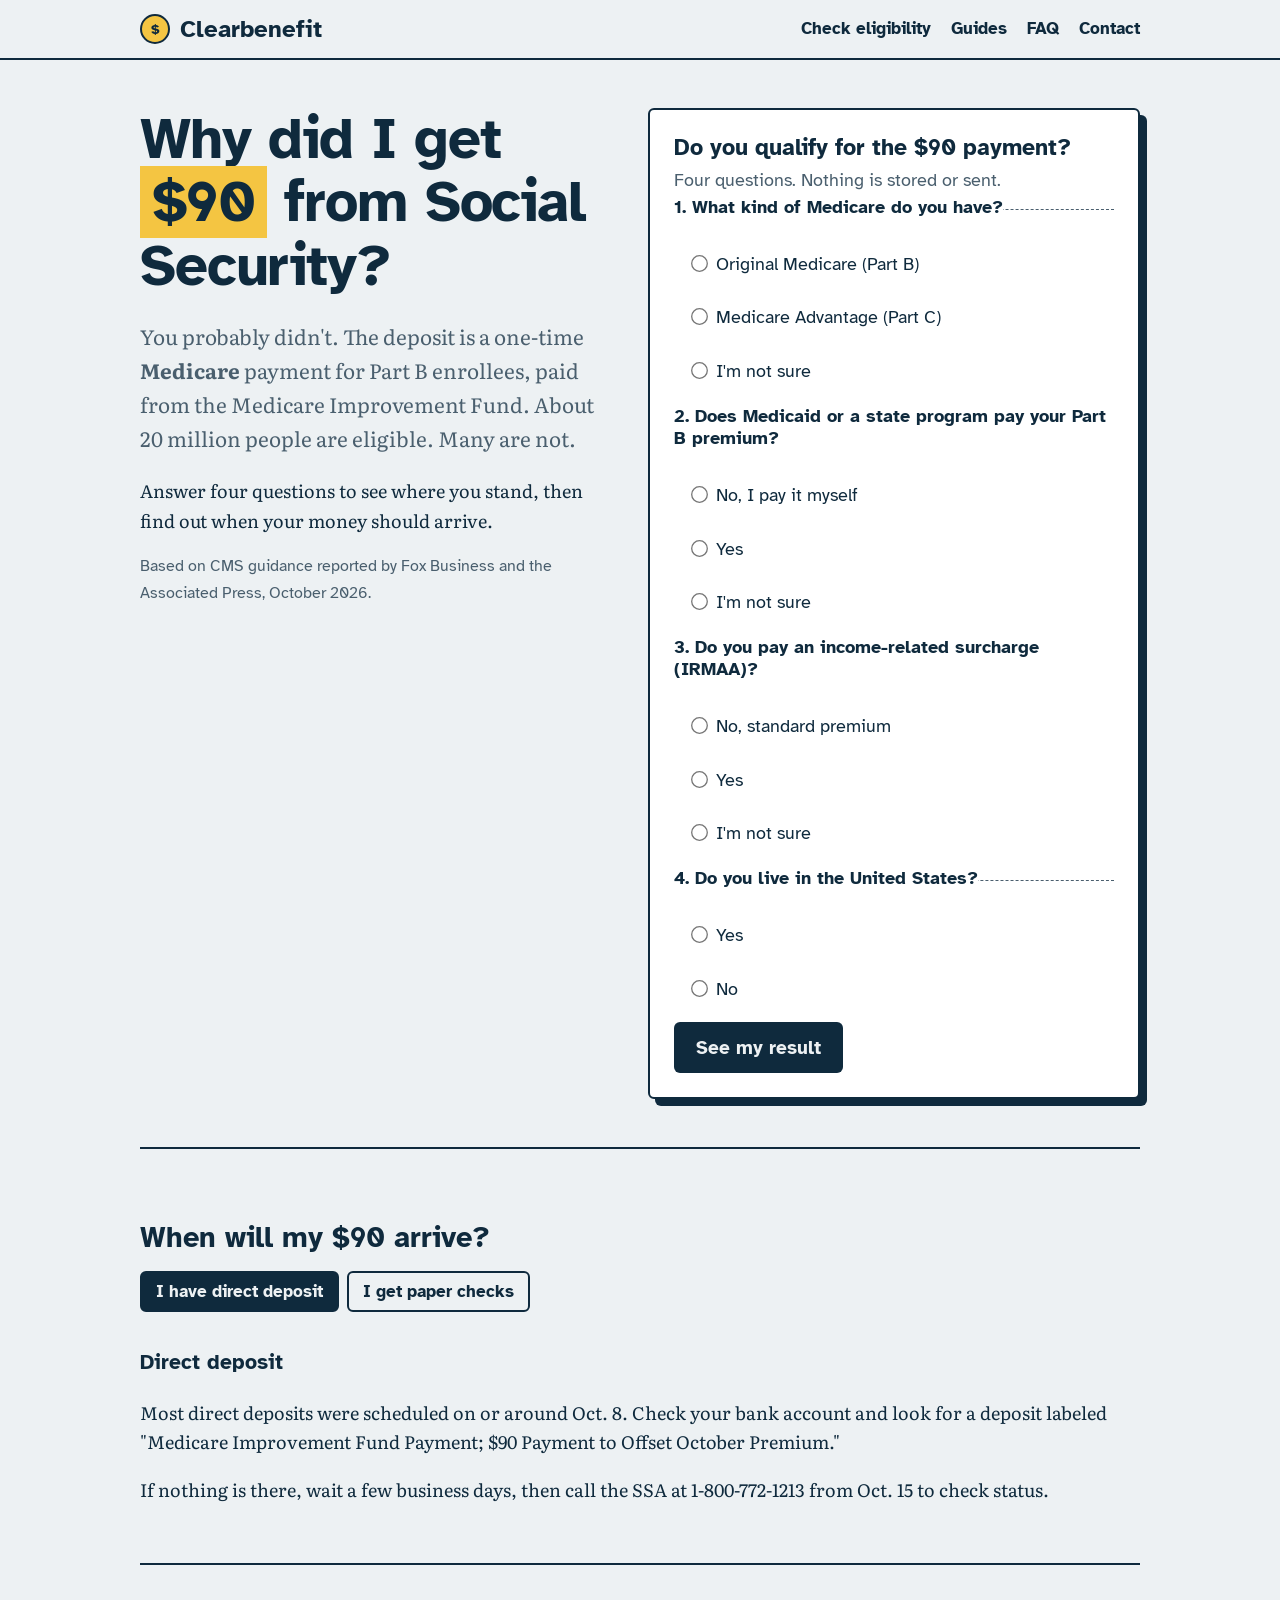
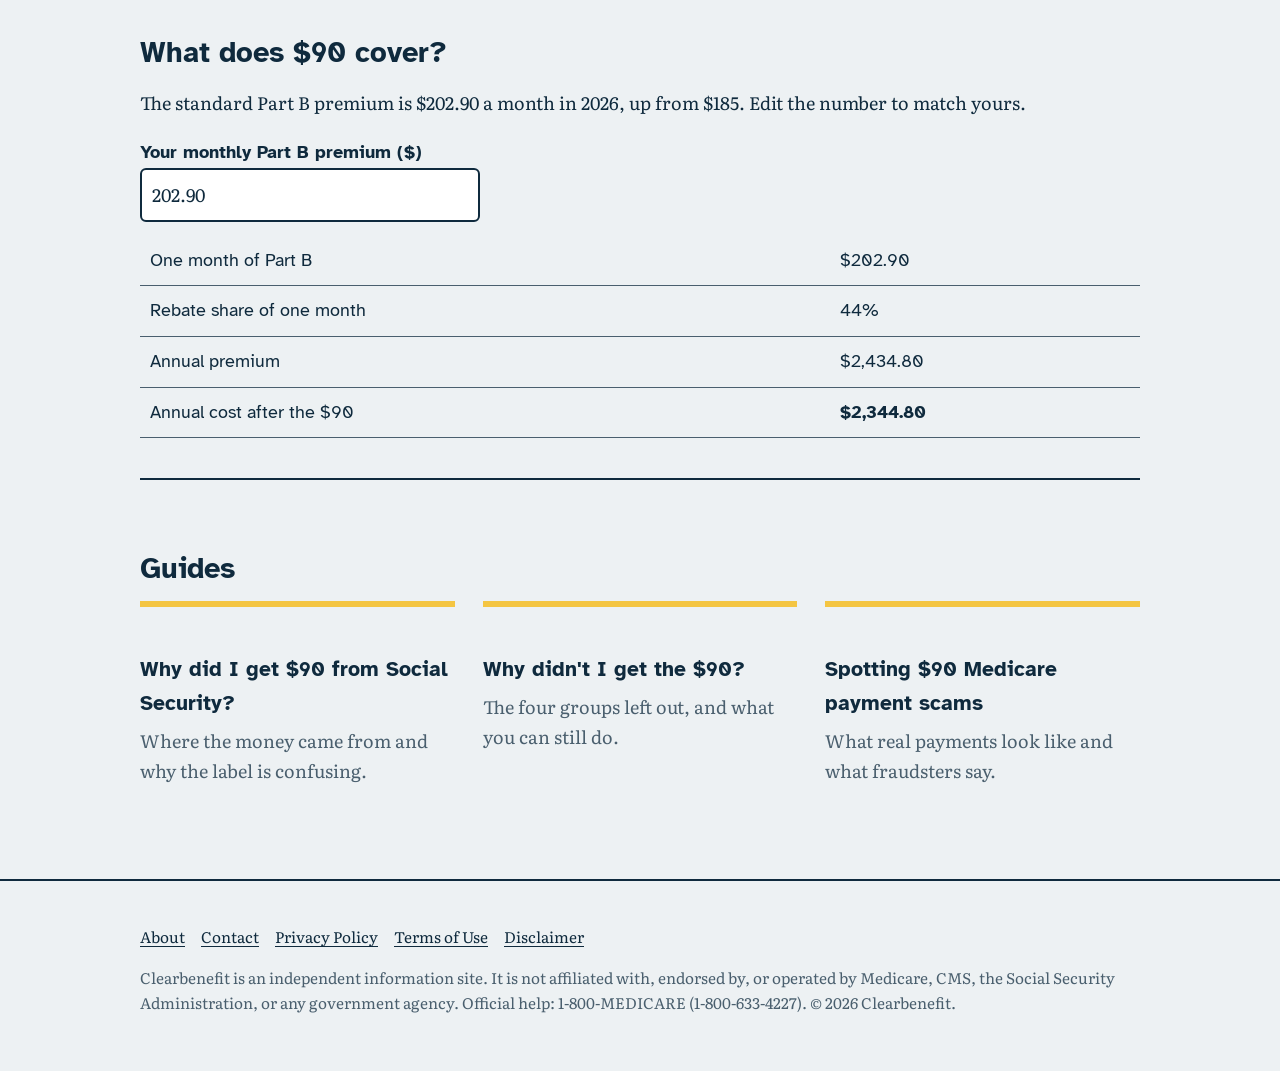
<file: index.html>
<!doctype html><html lang="en"><head><meta charset="utf-8"><meta name="viewport" content="width=device-width,initial-scale=1">
<title>Why Did I Get $90 from Social Security? Eligibility Checker | Clearbenefit</title><meta name="description" content="The $90 deposit is a one-time Medicare Part B payment. Check if you qualify, when it arrives, and what it covers."><link rel="canonical" href="https://www.clearbenefit.example/">
<meta property="og:title" content="Why Did I Get $90 from Social Security? Eligibility Checker | Clearbenefit"><meta property="og:description" content="The $90 deposit is a one-time Medicare Part B payment. Check if you qualify, when it arrives, and what it covers."><meta property="og:type" content="website">
<link rel="preconnect" href="https://fonts.googleapis.com"><link rel="preconnect" href="https://fonts.gstatic.com" crossorigin><link href="https://fonts.googleapis.com/css2?family=Atkinson+Hyperlegible:wght@400;700&family=Literata:opsz,wght@7..72,400;7..72,600&display=swap" rel="stylesheet"><link rel="stylesheet" href="/style.css"><link rel="icon" href="data:image/svg+xml,<svg xmlns=%27http://www.w3.org/2000/svg%27 viewBox=%270 0 10 10%27><circle cx=%275%27 cy=%275%27 r=%275%27 fill=%27%23F4C542%27/></svg>">
<!-- ADSENSE: paste your AdSense script here once approved --><script type="application/ld+json">{"@context":"https://schema.org","@type":"WebSite","name":"Clearbenefit","url":"https://www.clearbenefit.example"}</script></head><body>
<header><div class="w"><a class="logo" href="/"><i>$</i>Clearbenefit</a><nav aria-label="Main"><a href="/#checker">Check eligibility</a><a href="/articles">Guides</a><a href="/faq">FAQ</a><a href="/contact">Contact</a></nav></div></header>
<main><div class="w"><div class="hero"><div>
<h1>Why did I get <mark>$90</mark> from Social Security?</h1>
<p class="lead">You probably didn't. The deposit is a one-time <strong>Medicare</strong> payment for Part B enrollees, paid from the Medicare Improvement Fund. About 20 million people are eligible. Many are not.</p>
<p>Answer four questions to see where you stand, then find out when your money should arrive.</p>
<p class="meta">Based on CMS guidance reported by Fox Business and the Associated Press, October 2026.</p></div>
<div class="tool" id="checker"><h2>Do you qualify for the $90 payment?</h2><p class="ui" style="margin:0;color:var(--mut)">Four questions. Nothing is stored or sent.</p>
<form id="f">
<fieldset><legend>1. What kind of Medicare do you have?</legend>
<label class="opt"><input type="radio" name="q1" value="orig">Original Medicare (Part B)</label>
<label class="opt"><input type="radio" name="q1" value="adv">Medicare Advantage (Part C)</label>
<label class="opt"><input type="radio" name="q1" value="unk">I'm not sure</label></fieldset>
<fieldset><legend>2. Does Medicaid or a state program pay your Part B premium?</legend>
<label class="opt"><input type="radio" name="q2" value="no">No, I pay it myself</label>
<label class="opt"><input type="radio" name="q2" value="yes">Yes</label>
<label class="opt"><input type="radio" name="q2" value="unk">I'm not sure</label></fieldset>
<fieldset><legend>3. Do you pay an income-related surcharge (IRMAA)?</legend>
<label class="opt"><input type="radio" name="q3" value="no">No, standard premium</label>
<label class="opt"><input type="radio" name="q3" value="yes">Yes</label>
<label class="opt"><input type="radio" name="q3" value="unk">I'm not sure</label></fieldset>
<fieldset><legend>4. Do you live in the United States?</legend>
<label class="opt"><input type="radio" name="q4" value="yes">Yes</label>
<label class="opt"><input type="radio" name="q4" value="no">No</label></fieldset>
<button type="submit">See my result</button></form>
<div class="res" id="r" role="status" aria-live="polite"></div></div></div>
<section class="band" id="tracker"><h2>When will my $90 arrive?</h2>
<div class="tabs" role="group" aria-label="Payment method"><button data-k="dd" aria-pressed="true">I have direct deposit</button><button data-k="pc" aria-pressed="false">I get paper checks</button></div><div id="tt"></div></section>
<section class="band"><h2>What does $90 cover?</h2><p>The standard Part B premium is $202.90 a month in 2026, up from $185. Edit the number to match yours.</p>
<label class="ui" for="pr"><strong>Your monthly Part B premium ($)</strong></label><br><input id="pr" type="number" step="0.10" min="0" value="202.90"><table style="margin-top:14px"><tbody id="o"></tbody></table></section>
<section class="band"><h2>Guides</h2><div class="cols">
<a class="c" href="/why-did-i-get-90-from-social-security"><h3>Why did I get $90 from Social Security?</h3><p>Where the money came from and why the label is confusing.</p></a>
<a class="c" href="/why-didnt-i-get-90-medicare-payment"><h3>Why didn't I get the $90?</h3><p>The four groups left out, and what you can still do.</p></a>
<a class="c" href="/medicare-90-payment-scams"><h3>Spotting $90 Medicare payment scams</h3><p>What real payments look like and what fraudsters say.</p></a></div></section></div><script>
const $=s=>document.querySelector(s),v=n=>(document.querySelector('input[name='+n+']:checked')||{}).value;
$('#f').onsubmit=e=>{e.preventDefault();const a=[v('q1'),v('q2'),v('q3'),v('q4')],r=$('#r');
if(a.includes(undefined)){r.className='res mid';r.style.display='block';r.innerHTML='<h3>Answer all four questions</h3><p>Pick one option for each question above.</p>';return}
let no=[];if(a[0]=='adv')no.push('Medicare Advantage enrollees are not included in this payment.');
if(a[1]=='yes')no.push('People whose Part B premium is paid by Medicaid are excluded.');
if(a[2]=='yes')no.push('Higher-income enrollees who pay IRMAA are excluded.');
if(a[3]=='no')no.push('The payment is for beneficiaries living in the U.S.');
let c='res',h,t;
if(no.length){c+=' bad';h='You likely do not qualify';t='<ul>'+no.map(x=>'<li>'+x+'</li>').join('')+'</ul><p>This is based on the published CMS rules. Call 1-800-MEDICARE to confirm.</p>'}
else if(a.includes('unk')){c+=' mid';h='You might qualify, but confirm first';t='<p>No exclusion applies from your answers, but you are unsure about one. Check your Medicare card or Medicare.gov account, or call 1-800-MEDICARE (1-800-633-4227).</p>'}
else{h='You likely qualify';t='<p>Original Medicare, premium paid by you, standard amount, U.S. resident. Expect a one-time $90 by direct deposit around Oct. 8, or a paper check later in October. <a href="#tracker">When will mine arrive?</a></p>'}
r.className=c;r.style.display='block';r.innerHTML='<h3>'+h+'</h3>'+t;r.scrollIntoView({behavior:'smooth',block:'nearest'})};
const T={dd:['Direct deposit','Most direct deposits were scheduled on or around Oct. 8. Check your bank account and look for a deposit labeled "Medicare Improvement Fund Payment; $90 Payment to Offset October Premium."','If nothing is there, wait a few business days, then call the SSA at 1-800-772-1213 from Oct. 15 to check status.'],
pc:['Paper check','Without direct deposit on file, a check comes from the U.S. Treasury later in October. Mail times vary, so allow extra days.','Status checks with the SSA at 1-800-772-1213 open Oct. 15. Never give your Medicare number or bank details to anyone who calls you first.']};
function tab(k){document.querySelectorAll('.tabs button').forEach(b=>b.setAttribute('aria-pressed',b.dataset.k==k));$('#tt').innerHTML='<h3>'+T[k][0]+'</h3><p>'+T[k][1]+'</p><p>'+T[k][2]+'</p>'}
document.querySelectorAll('.tabs button').forEach(b=>b.onclick=()=>tab(b.dataset.k));tab('dd');
function calc(){const p=parseFloat($('#pr').value)||0,m=p*12;$('#o').innerHTML='<tr><td>One month of Part B</td><td>$'+p.toFixed(2)+'</td></tr><tr><td>Rebate share of one month</td><td>'+(p?(90/p*100).toFixed(0):0)+'%</td></tr><tr><td>Annual premium</td><td>$'+m.toLocaleString(undefined,{minimumFractionDigits:2,maximumFractionDigits:2})+'</td></tr><tr><td>Annual cost after the $90</td><td><strong>$'+(m-90).toLocaleString(undefined,{minimumFractionDigits:2,maximumFractionDigits:2})+'</strong></td></tr>'}
$('#pr').oninput=calc;calc();</script></main>
<footer><div class="w"><p><a href="/about">About</a><a href="/contact">Contact</a><a href="/privacy-policy">Privacy Policy</a><a href="/terms">Terms of Use</a><a href="/disclaimer">Disclaimer</a></p>
<p>Clearbenefit is an independent information site. It is not affiliated with, endorsed by, or operated by Medicare, CMS, the Social Security Administration, or any government agency. Official help: 1-800-MEDICARE (1-800-633-4227). &copy; 2026 Clearbenefit.</p></div></footer></body></html>
</file>
<file: style.css>
:root{--bg:#EDF1F3;--paper:#fff;--ink:#0F2A3D;--mut:#4A5F6E;--pine:#1B6B57;--sun:#F4C542;--line:#0F2A3D;--bad:#A8321F}
@media(prefers-color-scheme:dark){:root{--bg:#0C1B26;--paper:#12293A;--ink:#EAF1F5;--mut:#A6B8C4;--pine:#5CC4A7;--line:#EAF1F5;--bad:#FF8F7A}}
*{box-sizing:border-box}html{font-size:18px}
body{margin:0;background:var(--bg);color:var(--ink);font:1rem/1.65 Literata,Georgia,serif}
h1,h2,h3,nav,button,label,.ui{font-family:"Atkinson Hyperlegible","Segoe UI",Arial,sans-serif}
a{color:var(--pine);text-underline-offset:3px}a:focus-visible,button:focus-visible,input:focus-visible,select:focus-visible{outline:3px solid var(--sun);outline-offset:2px}
.w{max-width:1040px;margin:0 auto;padding:0 20px}
header{border-bottom:2px solid var(--line)}header .w{display:flex;justify-content:space-between;align-items:center;gap:16px;flex-wrap:wrap;padding-top:14px;padding-bottom:14px}
.logo{font:700 1.35rem "Atkinson Hyperlegible",sans-serif;color:var(--ink);text-decoration:none;display:flex;align-items:center;gap:10px}
.logo i{width:30px;height:30px;border:2px solid var(--line);border-radius:50%;background:var(--sun);display:grid;place-items:center;font-style:normal;font-size:.8rem}
nav a{color:var(--ink);margin-left:20px;font-weight:700;text-decoration:none;font-size:.95rem}nav a:hover{text-decoration:underline}
h1{font-size:clamp(2rem,5vw,3.2rem);line-height:1.1;margin:0 0 16px;letter-spacing:-.02em}
h2{font-size:1.6rem;line-height:1.2;margin:2.2em 0 .5em}h3{font-size:1.15rem;margin:1.6em 0 .3em}
.hero{display:grid;grid-template-columns:1fr 1.05fr;gap:40px;padding:48px 0;align-items:start}
@media(max-width:820px){.hero{grid-template-columns:1fr;padding:28px 0}nav a{margin:0 14px 0 0}}
.lead{font-size:1.15rem;color:var(--mut)}
mark{background:var(--sun);color:#0F2A3D;padding:0 .2em}
.tool{background:var(--paper);border:2px solid var(--line);border-radius:6px;box-shadow:7px 7px 0 var(--line);padding:24px}
.tool h2{margin:0 0 4px;font-size:1.3rem}
fieldset{border:0;border-top:1px dashed var(--mut);margin:0;padding:14px 0 6px}legend{font:700 1rem "Atkinson Hyperlegible",sans-serif;padding:0 0 6px}
.opt{display:block;padding:10px 12px;border:2px solid transparent;border-radius:6px;cursor:pointer;font-family:"Atkinson Hyperlegible",sans-serif}
.opt:hover{border-color:var(--mut)}.opt input{margin-right:10px;transform:scale(1.3)}
button,.btn{background:var(--ink);color:var(--bg);border:0;border-radius:6px;font:700 1.05rem "Atkinson Hyperlegible",sans-serif;padding:14px 22px;cursor:pointer;text-decoration:none;display:inline-block}
button:hover,.btn:hover{background:var(--pine);color:#fff}
.res{margin-top:18px;padding:16px;border-left:8px solid var(--pine);background:var(--bg);display:none}.res.bad{border-color:var(--bad)}.res.mid{border-color:var(--sun)}.res h3{margin:0 0 6px}
.tabs{display:flex;gap:8px;margin:16px 0 0;flex-wrap:wrap}.tabs button{background:transparent;color:var(--ink);border:2px solid var(--line);padding:8px 14px;font-size:.95rem}.tabs button[aria-pressed=true]{background:var(--ink);color:var(--bg)}
section.band{border-top:2px solid var(--line);padding:8px 0 40px}
.cols{display:grid;grid-template-columns:repeat(auto-fit,minmax(260px,1fr));gap:28px}
.cols a.c{display:block;color:var(--ink);text-decoration:none;border-top:6px solid var(--sun);padding-top:12px}.cols a.c:hover h3{text-decoration:underline}
.cols p{margin:.2em 0;color:var(--mut)}
table{border-collapse:collapse;width:100%;font-family:"Atkinson Hyperlegible",sans-serif}td,th{text-align:left;padding:10px;border-bottom:1px solid var(--mut)}
.warn{border:2px solid var(--bad);padding:14px 18px;border-radius:6px;background:var(--paper)}
article{max-width:700px;padding:36px 0 20px}article p,article li{max-width:68ch}
.meta{color:var(--mut);font-family:"Atkinson Hyperlegible",sans-serif;font-size:.9rem}
details{border-bottom:1px solid var(--mut);padding:12px 0}summary{font:700 1.05rem "Atkinson Hyperlegible",sans-serif;cursor:pointer}
input[type=number],input[type=text],input[type=email],textarea,select{font:inherit;padding:10px;border:2px solid var(--line);border-radius:6px;background:var(--paper);color:var(--ink);width:100%;max-width:340px}
footer{border-top:2px solid var(--line);margin-top:50px;padding:28px 0 40px;font-size:.85rem;color:var(--mut)}footer a{color:var(--ink);margin-right:16px}
.big{font:700 2.2rem "Atkinson Hyperlegible",sans-serif}
</file>
